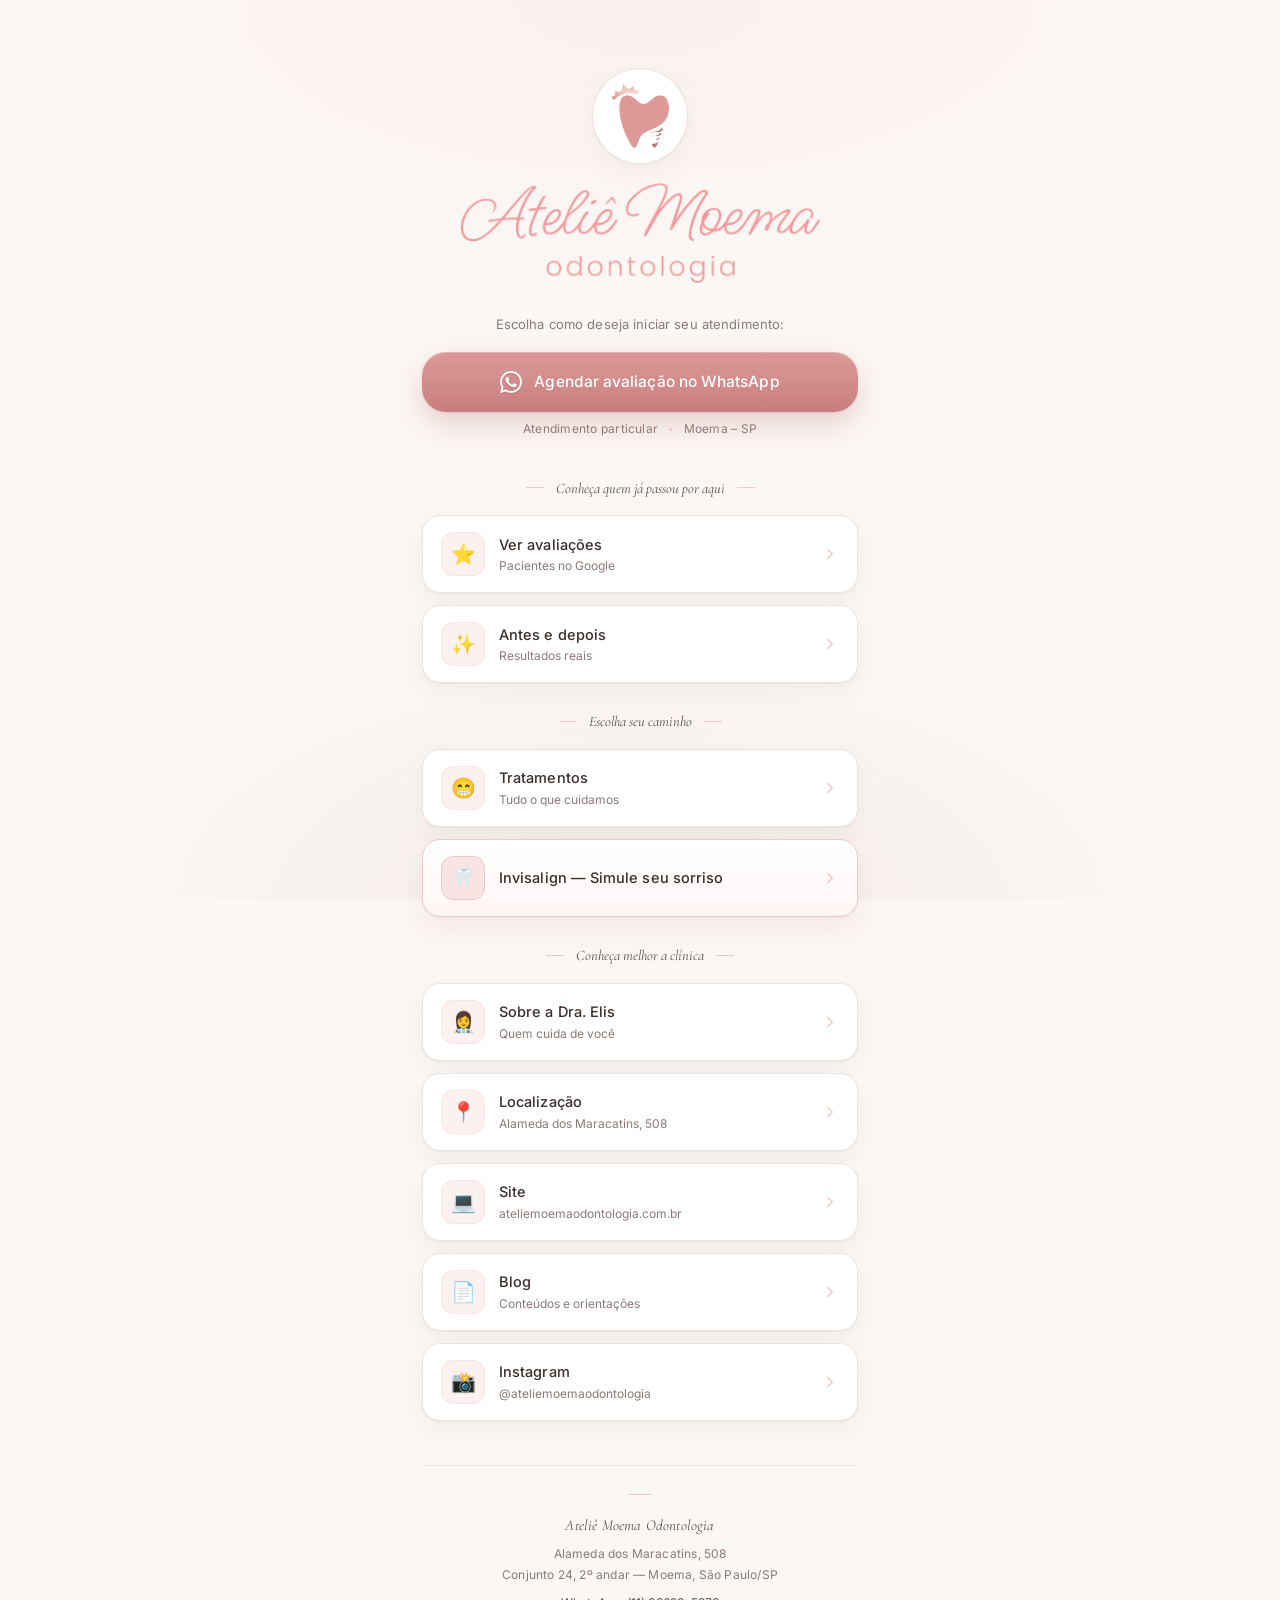
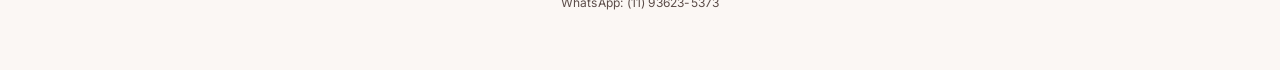
<file: index.html>
<!DOCTYPE html>
<html lang="pt-BR">
<head>
<script async src="https://www.googletagmanager.com/gtag/js?id=G-HBF0WV0X6G"></script>
<script>
  window.dataLayer = window.dataLayer || [];
  function gtag(){dataLayer.push(arguments);}
  gtag("js", new Date());
  gtag("config", "G-HBF0WV0X6G");
  gtag("config", "AW-16828234613");
</script>
<script>
  (function(w,d,s,l,i){w[l]=w[l]||[];w[l].push({"gtm.start":
  new Date().getTime(),event:"gtm.js"});var f=d.getElementsByTagName(s)[0],
  j=d.createElement(s),dl=l!="dataLayer"?"&l="+l:"";j.async=true;j.src=
  "https://www.googletagmanager.com/gtm.js?id="+i+dl;f.parentNode.insertBefore(j,f);
  })(window,document,"script","dataLayer","GTM-KLHLT2SW");
</script>
<meta charset="UTF-8" />
<meta name="viewport" content="width=device-width, initial-scale=1.0" />
<title>Ateliê Moema Odontologia · Links</title>
<meta name="description" content="Ateliê Moema Odontologia — uma clínica para chamar de sua. Agende sua avaliação, conheça nossos tratamentos e veja resultados." />
<link rel="preconnect" href="https://fonts.googleapis.com" />
<link rel="preconnect" href="https://fonts.gstatic.com" crossorigin />
<link href="https://fonts.googleapis.com/css2?family=Cormorant+Garamond:ital,wght@0,400;0,500;0,600;1,400&family=Inter:wght@300;400;500;600&display=swap" rel="stylesheet" />
<link rel="icon" type="image/png" href="favicon.png" />
<style>
  :root {
    /* Paleta da marca */
    --rose: #DC9998;
    --rose-deep: #C77F7E;
    --rose-soft: #EDC9C8;
    --rose-mist: #F7E4E3;
    --rose-tint: #FBF1F0;

    --bg: #FBF7F4;
    --bg-warm: #F5EDE8;
    --card: #FFFFFF;

    --ink: #3A2E2B;
    --ink-soft: #5C4D49;
    --ink-mute: #8A7A75;
    --hairline: #EFE3DE;

    --whatsapp: #6FA98C;
    --whatsapp-deep: #5C9579;

    --radius-lg: 24px;
    --radius-md: 18px;
    --shadow-soft: 0 1px 2px rgba(60, 35, 30, 0.04), 0 8px 24px rgba(60, 35, 30, 0.05);
    --shadow-hover: 0 2px 4px rgba(60, 35, 30, 0.05), 0 14px 32px rgba(60, 35, 30, 0.09);

    --serif: "Cormorant Garamond", "Times New Roman", serif;
    --sans: "Inter", -apple-system, BlinkMacSystemFont, "Segoe UI", sans-serif;
  }

  * { box-sizing: border-box; }
  html, body { margin: 0; padding: 0; }

  body {
    font-family: var(--sans);
    color: var(--ink);
    background: var(--bg);
    background-image:
      radial-gradient(ellipse 80% 50% at 50% 0%, var(--rose-tint) 0%, transparent 60%),
      radial-gradient(ellipse 60% 40% at 50% 100%, var(--bg-warm) 0%, transparent 70%);
    background-attachment: fixed;
    min-height: 100vh;
    -webkit-font-smoothing: antialiased;
    -moz-osx-font-smoothing: grayscale;
    line-height: 1.5;
  }

  .page {
    max-width: 480px;
    margin: 0 auto;
    padding: 40px 22px 56px;
    display: flex;
    flex-direction: column;
    gap: 28px;
  }

  /* ---------- HERO ---------- */
  .hero {
    display: flex;
    flex-direction: column;
    align-items: center;
    text-align: center;
    gap: 18px;
    padding-top: 12px;
  }

  .logo {
    width: 96px;
    height: 96px;
    border-radius: 50%;
    background: var(--card);
    border: 1px solid var(--hairline);
    box-shadow: var(--shadow-soft);
    display: flex;
    align-items: center;
    justify-content: center;
    overflow: hidden;
  }
  .logo img {
    width: 72px;
    height: 72px;
    object-fit: contain;
  }

  .title-block {
    display: flex;
    justify-content: center;
    width: 100%;
  }

  .title-logo {
    display: block;
    width: min(100%, 360px);
    height: auto;
  }

  .lead {
    font-size: 13px;
    color: var(--ink-mute);
    margin: 14px 0 0;
    letter-spacing: 0.01em;
  }

  /* ---------- CTA principal (WhatsApp) ---------- */
  .cta-primary {
    display: flex;
    align-items: center;
    justify-content: center;
    gap: 12px;
    width: 100%;
    padding: 18px 22px;
    border-radius: var(--radius-lg);
    background: linear-gradient(180deg, var(--rose) 0%, var(--rose-deep) 100%);
    color: #FFFFFF;
    font-family: var(--sans);
    font-weight: 500;
    font-size: 15.5px;
    letter-spacing: 0.005em;
    text-decoration: none;
    box-shadow:
      0 1px 0 rgba(255,255,255,0.25) inset,
      0 1px 2px rgba(120, 60, 60, 0.12),
      0 12px 28px rgba(199, 127, 126, 0.32);
    transition: transform .25s ease, box-shadow .25s ease, background .25s ease;
    position: relative;
    overflow: hidden;
  }
  .cta-primary:hover {
    transform: translateY(-2px);
    box-shadow:
      0 1px 0 rgba(255,255,255,0.3) inset,
      0 2px 4px rgba(120, 60, 60, 0.14),
      0 18px 36px rgba(199, 127, 126, 0.4);
  }
  .cta-primary:active { transform: translateY(0); }
  .cta-primary .wa-icon {
    width: 22px; height: 22px; flex-shrink: 0;
    filter: drop-shadow(0 1px 1px rgba(0,0,0,0.08));
  }

  .fineprint {
    text-align: center;
    font-size: 12px;
    color: var(--ink-mute);
    margin-top: -10px;
    letter-spacing: 0.02em;
  }
  .fineprint .dot {
    display: inline-block;
    width: 3px; height: 3px;
    background: var(--rose-soft);
    border-radius: 50%;
    margin: 0 8px;
    vertical-align: middle;
  }

  /* ---------- Seções ---------- */
  .section { display: flex; flex-direction: column; gap: 12px; }

  .eyebrow {
    text-align: center;
    font-family: var(--serif);
    font-style: italic;
    font-size: 14.5px;
    color: var(--ink-soft);
    margin: 0 0 4px;
    font-weight: 400;
  }
  .eyebrow::before, .eyebrow::after {
    content: "";
    display: inline-block;
    width: 18px;
    height: 1px;
    background: var(--rose-soft);
    vertical-align: middle;
    margin: 0 12px;
    transform: translateY(-2px);
  }

  /* ---------- Card / Botão padrão ---------- */
  .card-link {
    display: grid;
    grid-template-columns: 44px 1fr 18px;
    align-items: center;
    gap: 14px;
    padding: 16px 18px;
    background: var(--card);
    border: 1px solid var(--hairline);
    border-radius: var(--radius-md);
    text-decoration: none;
    color: var(--ink);
    box-shadow: var(--shadow-soft);
    transition: transform .2s ease, box-shadow .25s ease, border-color .25s ease, background .25s ease;
  }
  .card-link:hover {
    transform: translateY(-2px);
    border-color: var(--rose-soft);
    box-shadow: var(--shadow-hover);
    background: #FFFEFD;
  }
  .card-link .glyph {
    width: 44px; height: 44px;
    border-radius: 12px;
    background: var(--rose-tint);
    display: flex;
    align-items: center;
    justify-content: center;
    font-size: 20px;
    color: var(--rose-deep);
    border: 1px solid var(--rose-mist);
  }
  .card-link .label {
    display: flex;
    flex-direction: column;
    gap: 2px;
    min-width: 0;
  }
  .card-link .label .t {
    font-size: 14.5px;
    font-weight: 500;
    color: var(--ink);
    letter-spacing: 0.005em;
  }
  .card-link .label .s {
    font-size: 12px;
    color: var(--ink-mute);
    font-weight: 400;
  }
  .card-link .chev {
    width: 18px; height: 18px;
    color: var(--rose-soft);
    transition: transform .25s ease, color .25s ease;
  }
  .card-link:hover .chev {
    transform: translateX(3px);
    color: var(--rose-deep);
  }

  /* Variante destaque secundário (Invisalign) */
  .card-link.featured {
    border-color: var(--rose-soft);
    background: linear-gradient(180deg, #FFFFFF 0%, #FDF6F5 100%);
    box-shadow:
      0 1px 2px rgba(60, 35, 30, 0.04),
      0 10px 28px rgba(220, 153, 152, 0.16);
  }
  .card-link.featured .glyph {
    background: var(--rose-mist);
    border-color: var(--rose-soft);
  }
  .card-link.featured .label .s { color: var(--rose-deep); }

  /* ---------- Rodapé ---------- */
  .footer {
    text-align: center;
    margin-top: 16px;
    padding-top: 28px;
    border-top: 1px solid var(--hairline);
    color: var(--ink-mute);
    font-size: 12px;
    line-height: 1.7;
    letter-spacing: 0.015em;
  }
  .footer .name {
    font-family: var(--serif);
    font-style: italic;
    font-size: 15px;
    color: var(--ink-soft);
    display: block;
    margin-bottom: 6px;
  }
  .footer .wa {
    margin-top: 8px;
    color: var(--ink-soft);
  }
  .footer .ornament {
    display: block;
    width: 24px;
    height: 1px;
    background: var(--rose-soft);
    margin: 0 auto 18px;
  }

  /* ---------- Mobile fine-tune ---------- */
  @media (max-width: 380px) {
    .page { padding: 32px 18px 48px; }
    .title-logo { width: min(100%, 300px); }
    .cta-primary { font-size: 14.5px; padding: 16px 18px; }
    .card-link { padding: 14px 16px; grid-template-columns: 40px 1fr 16px; }
    .card-link .glyph { width: 40px; height: 40px; font-size: 18px; }
  }

  @media (min-width: 520px) {
    .page { padding-top: 56px; }
  }

  /* Acessibilidade */
  a:focus-visible {
    outline: 2px solid var(--rose-deep);
    outline-offset: 3px;
  }
  @media (prefers-reduced-motion: reduce) {
    *, *::before, *::after {
      transition-duration: 0.01ms !important;
      animation-duration: 0.01ms !important;
    }
  }
</style>
</head>
<body>
  <noscript><iframe src="https://www.googletagmanager.com/ns.html?id=GTM-KLHLT2SW" height="0" width="0" style="display:none;visibility:hidden"></iframe></noscript>
  <main class="page" data-screen-label="Linktree Ateliê Moema">

    <!-- ============ HERO ============ -->
    <header class="hero">
      <div class="logo">
        <img src="favicon.png" alt="Ateliê Moema Odontologia" />
      </div>

      <div class="title-block">
        <img class="title-logo" src="logo-horizontal-moema.png" alt="Ateliê Moema Odontologia" />
      </div>

      <p class="lead">Escolha como deseja iniciar seu atendimento:</p>

      <a class="cta-primary"
         href="https://wa.me/5511936235373?text=Ol%C3%A1%2C%20gostaria%20de%20saber%20mais!"
         target="_blank" rel="noopener">
        <svg class="wa-icon" viewBox="0 0 24 24" fill="currentColor" aria-hidden="true">
          <path d="M17.472 14.382c-.297-.149-1.758-.867-2.03-.967-.273-.099-.471-.148-.67.15-.197.297-.767.966-.94 1.164-.173.199-.347.223-.644.075-.297-.15-1.255-.463-2.39-1.475-.883-.788-1.48-1.761-1.653-2.059-.173-.297-.018-.458.13-.606.134-.133.298-.347.446-.52.149-.174.198-.298.298-.497.099-.198.05-.371-.025-.52-.075-.149-.669-1.612-.916-2.207-.242-.579-.487-.5-.669-.51-.173-.008-.371-.01-.57-.01-.198 0-.52.074-.792.372-.272.297-1.04 1.016-1.04 2.479 0 1.462 1.065 2.875 1.213 3.074.149.198 2.096 3.2 5.077 4.487.709.306 1.262.489 1.694.625.712.227 1.36.195 1.871.118.571-.085 1.758-.719 2.006-1.413.248-.694.248-1.289.173-1.413-.074-.124-.272-.198-.57-.347m-5.421 7.403h-.004a9.87 9.87 0 0 1-5.031-1.378l-.361-.214-3.741.982.998-3.648-.235-.374a9.86 9.86 0 0 1-1.51-5.26c.001-5.45 4.436-9.884 9.888-9.884 2.64 0 5.122 1.03 6.988 2.898a9.825 9.825 0 0 1 2.893 6.994c-.003 5.45-4.437 9.884-9.885 9.884m8.413-18.297A11.815 11.815 0 0 0 12.05 0C5.495 0 .16 5.335.157 11.892c0 2.096.547 4.142 1.588 5.945L.057 24l6.305-1.654a11.882 11.882 0 0 0 5.683 1.448h.005c6.554 0 11.89-5.335 11.893-11.893a11.821 11.821 0 0 0-3.48-8.413Z"/>
        </svg>
        Agendar avaliação no WhatsApp
      </a>

      <p class="fineprint">Atendimento particular <span class="dot"></span> Moema – SP</p>
    </header>

    <!-- ============ PROVA SOCIAL ============ -->
    <section class="section" aria-labelledby="sec-prova">
      <p id="sec-prova" class="eyebrow">Conheça quem já passou por aqui</p>

      <a class="card-link" href="https://www.google.com/search?sca_esv=7f321bca7b936533&rlz=1C1UEAD_enBR1086BR1086&sxsrf=ANbL-n6XzdU1Nz6YGZfV_VlG-c8_n7P61g:1779111679142&q=avalia%C3%A7%C3%B5es+sobre+ateli%C3%AA+moema+odontologia+especializada+s%C3%A3o+paulo&uds=[base64]&si=[base64]&sa=X&ved=2ahUKEwi7sZq9-8KUAxUUK7kGHdRlG-oQk8gLegQIHhAB&ictx=1&biw=360&bih=682&dpr=3#ebo=1" target="_blank" rel="noopener">
        <span class="glyph" aria-hidden="true">⭐</span>
        <span class="label">
          <span class="t">Ver avaliações</span>
          <span class="s">Pacientes no Google</span>
        </span>
        <svg class="chev" viewBox="0 0 24 24" fill="none" stroke="currentColor" stroke-width="2" aria-hidden="true"><path d="M9 6l6 6-6 6" stroke-linecap="round" stroke-linejoin="round"/></svg>
      </a>

      <a class="card-link" href="https://ateliemoemaodontologia.com.br/#antesedepois" target="_blank" rel="noopener">
        <span class="glyph" aria-hidden="true">✨</span>
        <span class="label">
          <span class="t">Antes e depois</span>
          <span class="s">Resultados reais</span>
        </span>
        <svg class="chev" viewBox="0 0 24 24" fill="none" stroke="currentColor" stroke-width="2" aria-hidden="true"><path d="M9 6l6 6-6 6" stroke-linecap="round" stroke-linejoin="round"/></svg>
      </a>
    </section>

    <!-- ============ TRATAMENTOS ============ -->
    <section class="section" aria-labelledby="sec-trat">
      <p id="sec-trat" class="eyebrow">Escolha seu caminho</p>

      <a class="card-link" href="https://ateliemoemaodontologia.com.br/#tratamentos" target="_blank" rel="noopener">
        <span class="glyph" aria-hidden="true">😁</span>
        <span class="label">
          <span class="t">Tratamentos</span>
          <span class="s">Tudo o que cuidamos</span>
        </span>
        <svg class="chev" viewBox="0 0 24 24" fill="none" stroke="currentColor" stroke-width="2" aria-hidden="true"><path d="M9 6l6 6-6 6" stroke-linecap="round" stroke-linejoin="round"/></svg>
      </a>

      <a class="card-link featured" href="https://providerbio-latam.invisalign.com/sv/c22389135#start" target="_blank" rel="noopener">
        <span class="glyph" aria-hidden="true">🦷</span>
        <span class="label">
          <span class="t">Invisalign — Simule seu sorriso</span>
        </span>
        <svg class="chev" viewBox="0 0 24 24" fill="none" stroke="currentColor" stroke-width="2" aria-hidden="true"><path d="M9 6l6 6-6 6" stroke-linecap="round" stroke-linejoin="round"/></svg>
      </a>
    </section>

    <!-- ============ INSTITUCIONAL ============ -->
    <section class="section" aria-labelledby="sec-inst">
      <p id="sec-inst" class="eyebrow">Conheça melhor a clínica</p>

      <a class="card-link" href="https://ateliemoemaodontologia.com.br/#sobre" target="_blank" rel="noopener">
        <span class="glyph" aria-hidden="true">👩‍⚕️</span>
        <span class="label">
          <span class="t">Sobre a Dra. Elis</span>
          <span class="s">Quem cuida de você</span>
        </span>
        <svg class="chev" viewBox="0 0 24 24" fill="none" stroke="currentColor" stroke-width="2" aria-hidden="true"><path d="M9 6l6 6-6 6" stroke-linecap="round" stroke-linejoin="round"/></svg>
      </a>

      <a class="card-link" href="https://www.google.com/maps/place/Ateli%C3%AA+Moema+Odontologia+Especializada/data=!4m2!3m1!1s0x0:0x2a857f20913931b9?sa=X&ved=1t:2428&ictx=111" target="_blank" rel="noopener">
        <span class="glyph" aria-hidden="true">📍</span>
        <span class="label">
          <span class="t">Localização</span>
          <span class="s">Alameda dos Maracatins, 508</span>
        </span>
        <svg class="chev" viewBox="0 0 24 24" fill="none" stroke="currentColor" stroke-width="2" aria-hidden="true"><path d="M9 6l6 6-6 6" stroke-linecap="round" stroke-linejoin="round"/></svg>
      </a>

      <a class="card-link" href="https://ateliemoemaodontologia.com.br/" target="_blank" rel="noopener">
        <span class="glyph" aria-hidden="true">💻</span>
        <span class="label">
          <span class="t">Site</span>
          <span class="s">ateliemoemaodontologia.com.br</span>
        </span>
        <svg class="chev" viewBox="0 0 24 24" fill="none" stroke="currentColor" stroke-width="2" aria-hidden="true"><path d="M9 6l6 6-6 6" stroke-linecap="round" stroke-linejoin="round"/></svg>
      </a>

      <a class="card-link" href="https://ateliemoemaodontologia.com.br/conteudo/" target="_blank" rel="noopener">
        <span class="glyph" aria-hidden="true">&#128196;</span>
        <span class="label">
          <span class="t">Blog</span>
          <span class="s">Conte&uacute;dos e orienta&ccedil;&otilde;es</span>
        </span>
        <svg class="chev" viewBox="0 0 24 24" fill="none" stroke="currentColor" stroke-width="2" aria-hidden="true"><path d="M9 6l6 6-6 6" stroke-linecap="round" stroke-linejoin="round"/></svg>
      </a>

      <a class="card-link" href="https://www.instagram.com/dra.elisdrocha/" target="_blank" rel="noopener">
        <span class="glyph" aria-hidden="true">📸</span>
        <span class="label">
          <span class="t">Instagram</span>
          <span class="s">@ateliemoemaodontologia</span>
        </span>
        <svg class="chev" viewBox="0 0 24 24" fill="none" stroke="currentColor" stroke-width="2" aria-hidden="true"><path d="M9 6l6 6-6 6" stroke-linecap="round" stroke-linejoin="round"/></svg>
      </a>
    </section>

    <!-- ============ RODAPÉ ============ -->
    <footer class="footer">
      <span class="ornament" aria-hidden="true"></span>
      <span class="name">Ateliê Moema Odontologia</span>
      Alameda dos Maracatins, 508<br />
      Conjunto 24, 2º andar — Moema, São Paulo/SP
      <div class="wa">WhatsApp: (11) 93623-5373</div>
    </footer>

  </main>
</body>
</html>
</file>
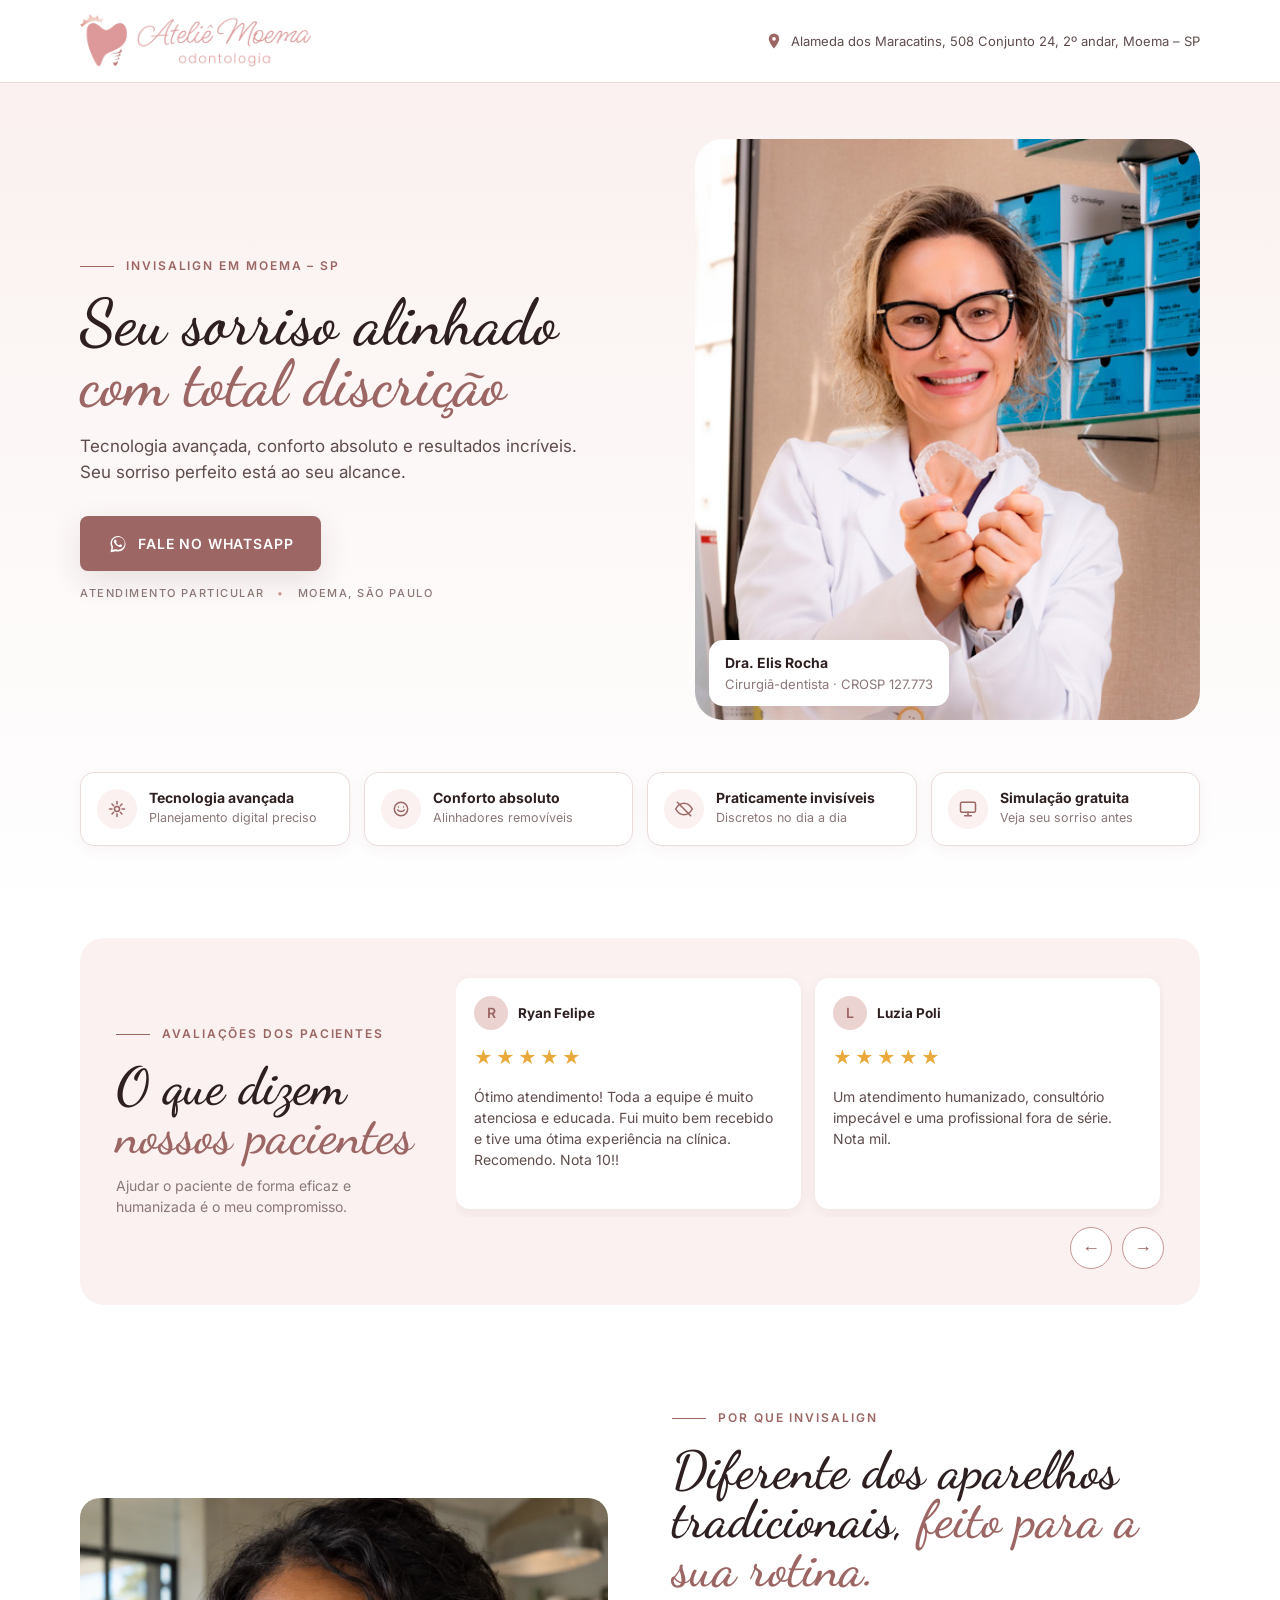
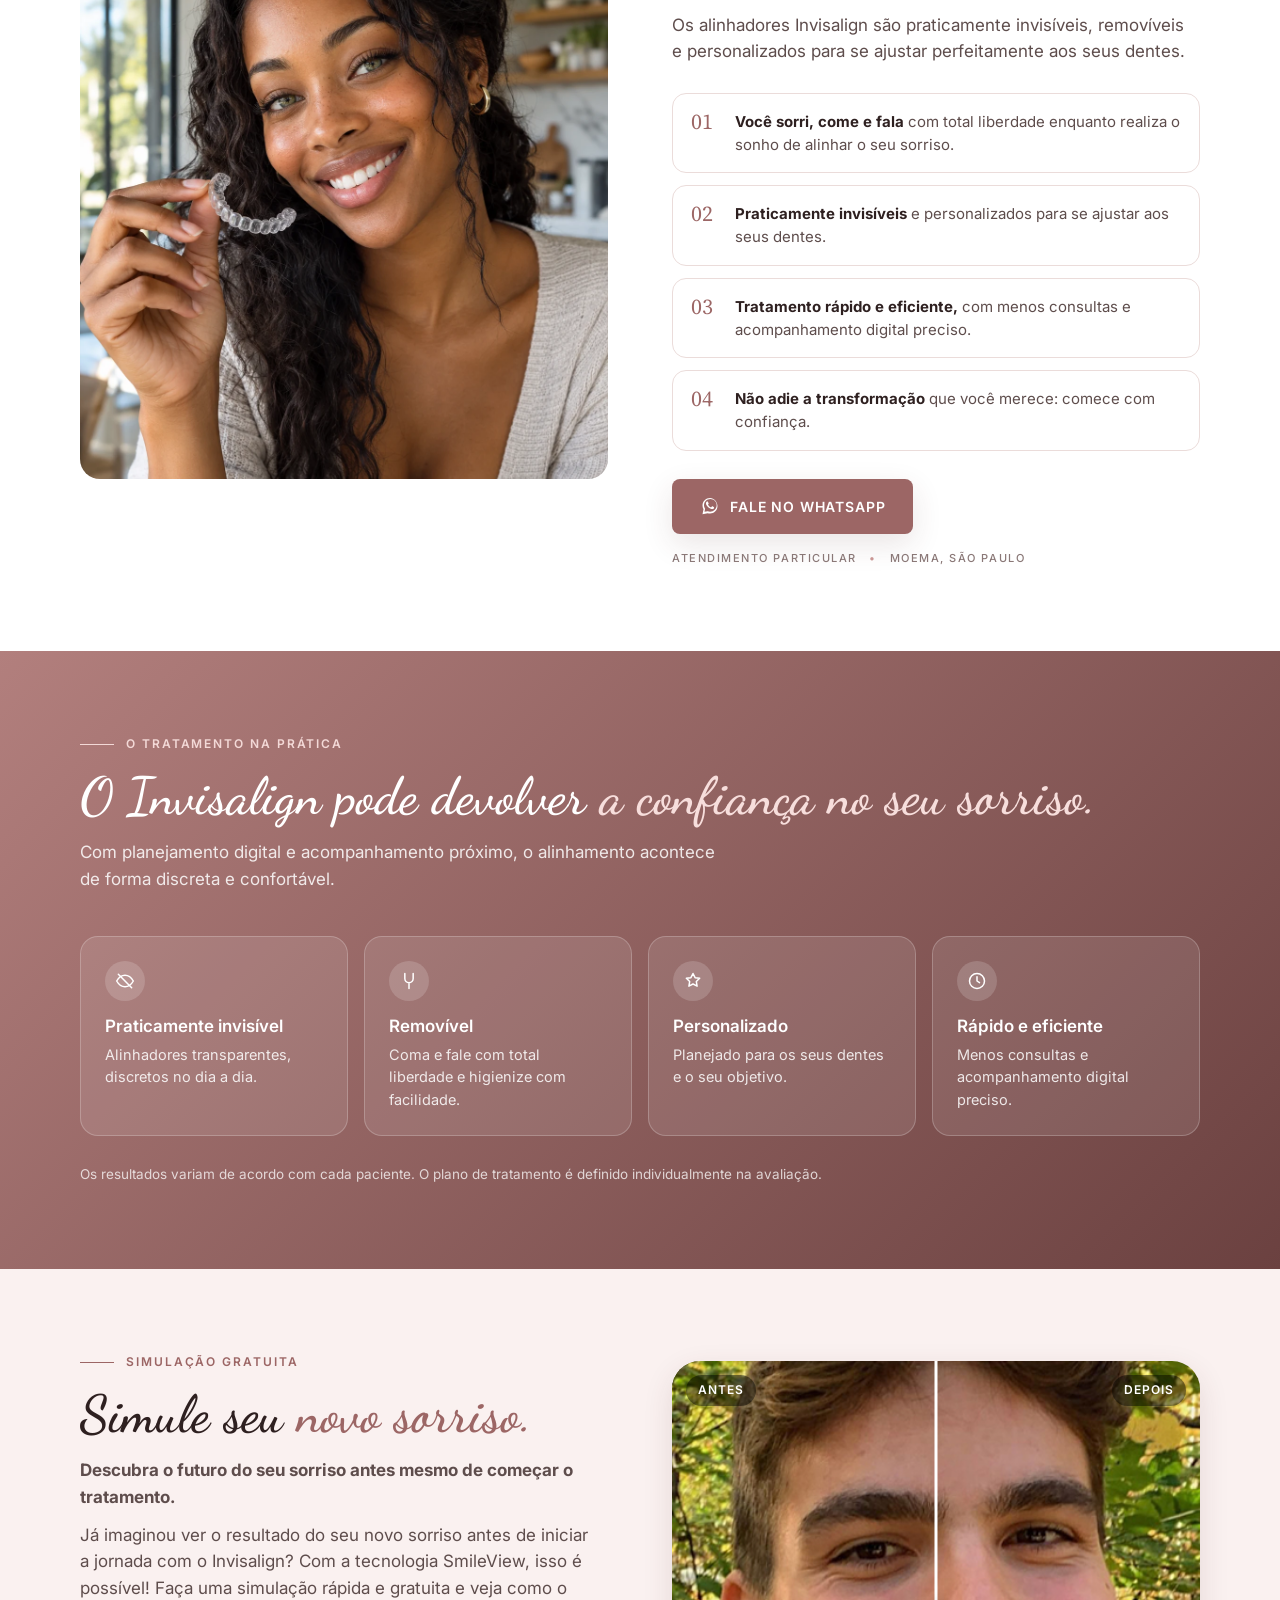
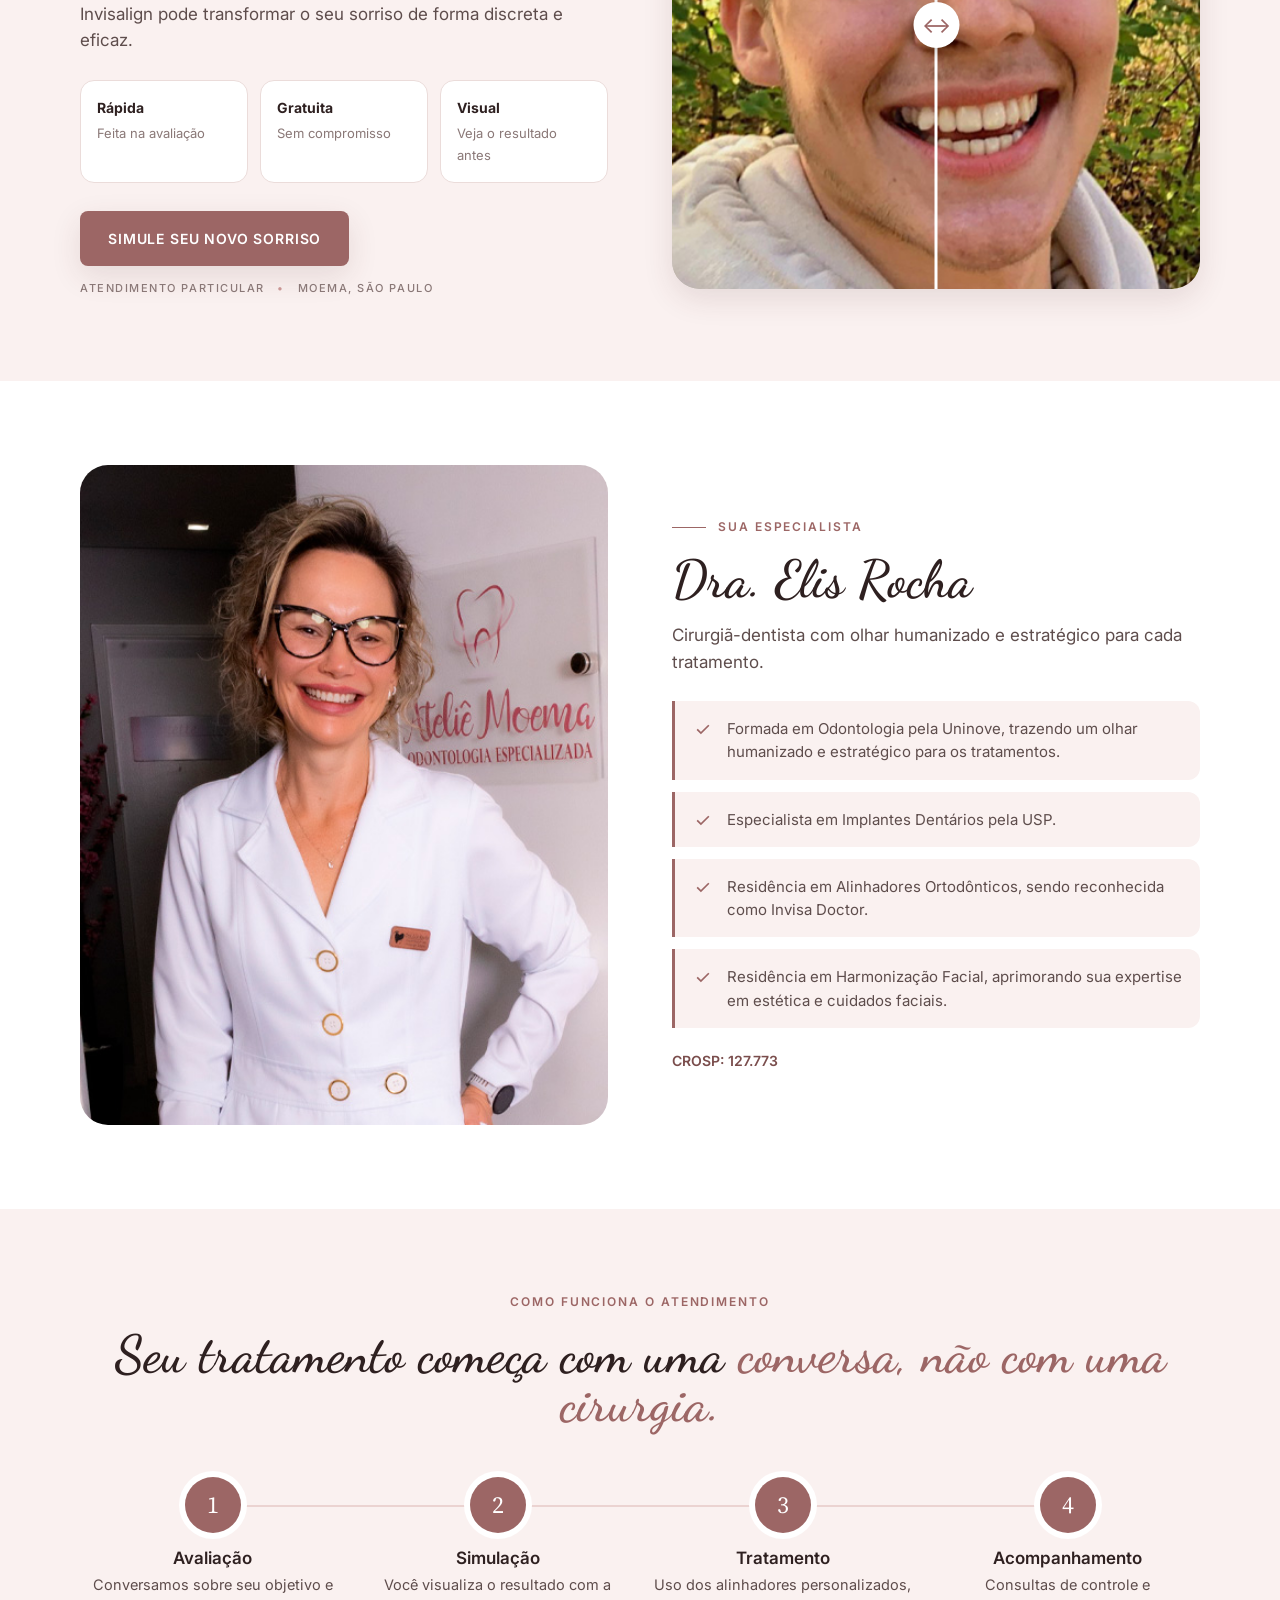
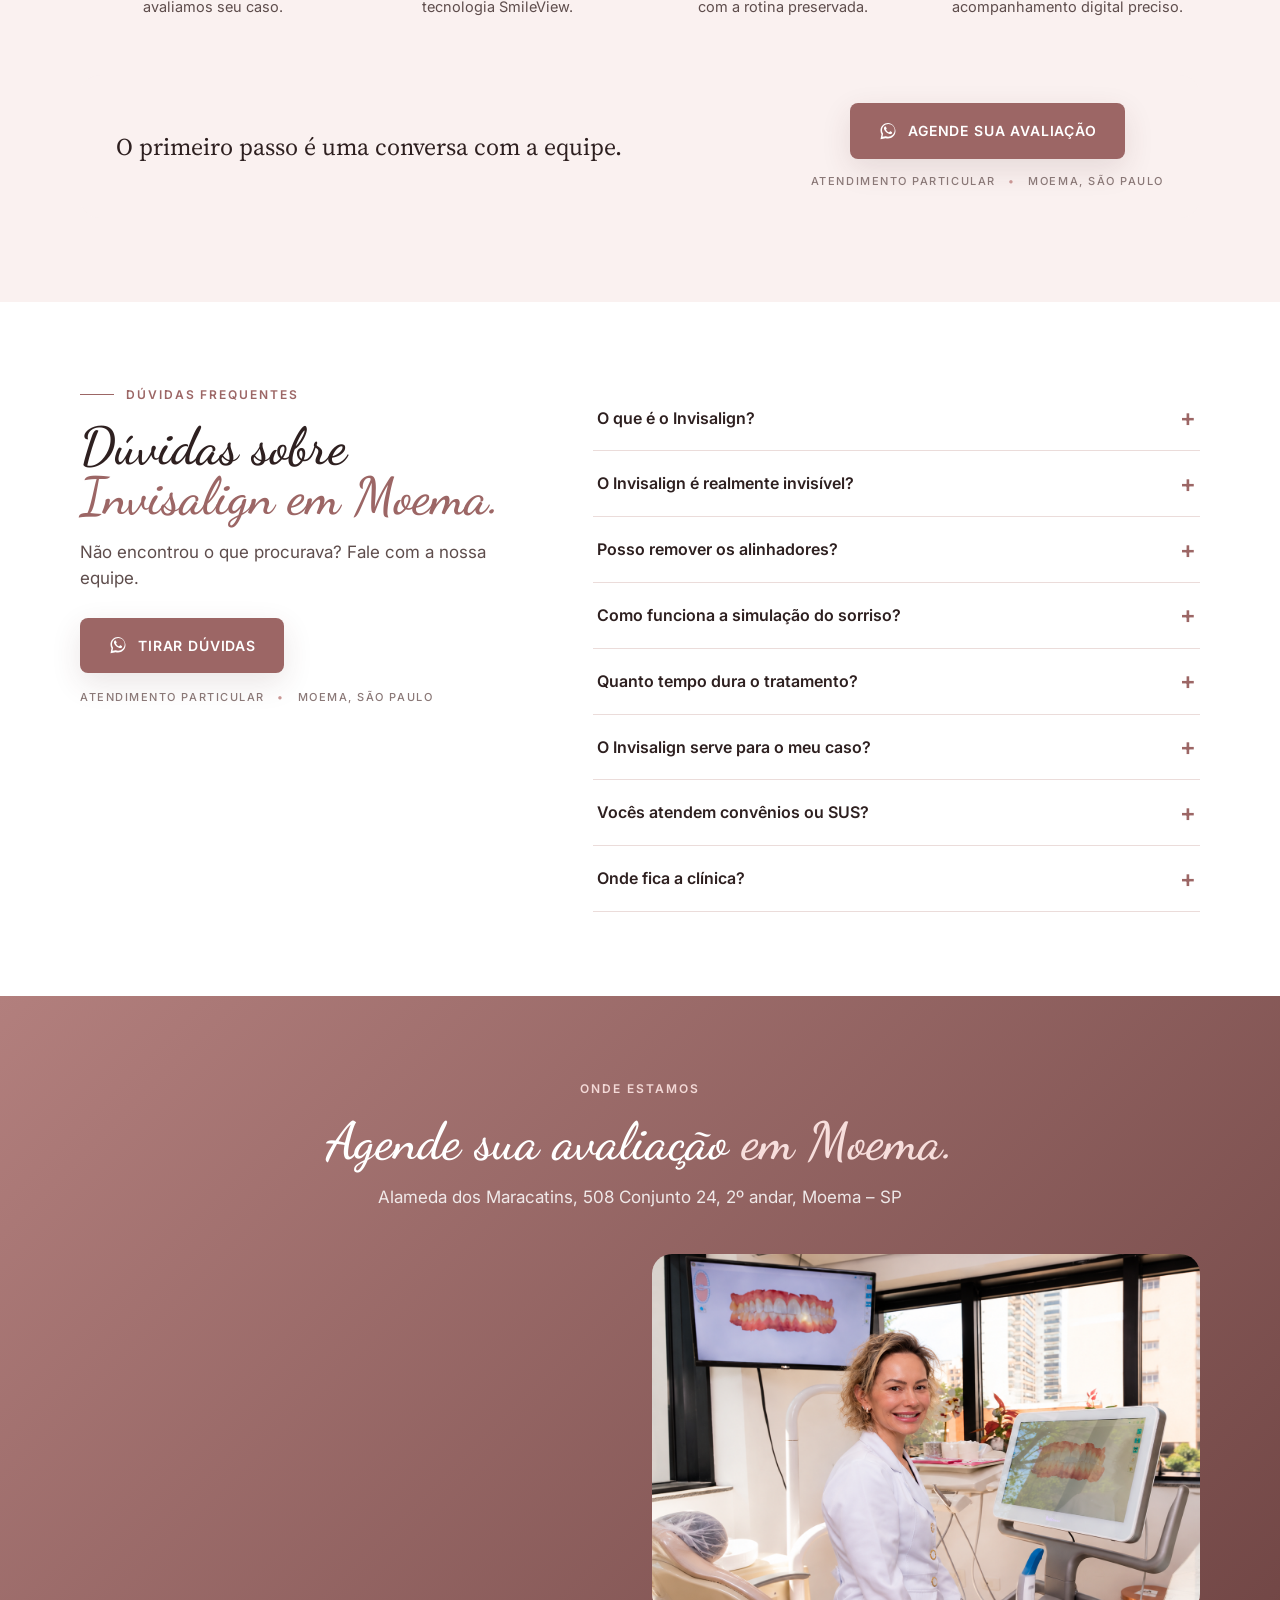
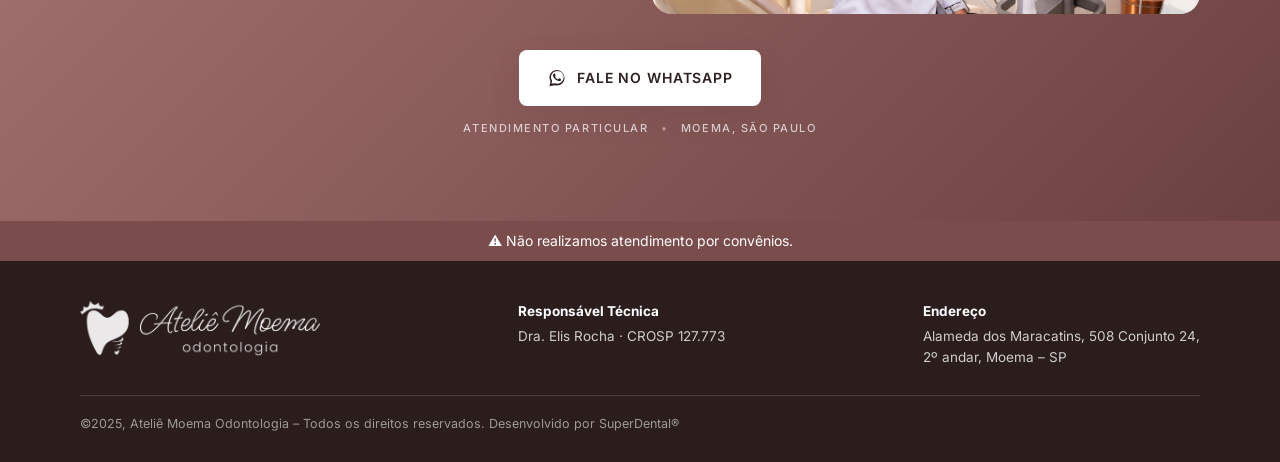
<file: invisalign/invisalign_em_moema.html>
<!DOCTYPE html>
<html lang="pt-BR">
<head>
<script async src="https://www.googletagmanager.com/gtag/js?id=G-HBF0WV0X6G"></script>
<script>
  window.dataLayer = window.dataLayer || [];
  function gtag(){dataLayer.push(arguments);}
  gtag("js", new Date());
  gtag("config", "G-HBF0WV0X6G");
  gtag("config", "AW-16828234613");
</script>
<script>
  (function(w,d,s,l,i){w[l]=w[l]||[];w[l].push({"gtm.start":
  new Date().getTime(),event:"gtm.js"});var f=d.getElementsByTagName(s)[0],
  j=d.createElement(s),dl=l!="dataLayer"?"&l="+l:"";j.async=true;j.src=
  "https://www.googletagmanager.com/gtm.js?id="+i+dl;f.parentNode.insertBefore(j,f);
  })(window,document,"script","dataLayer","GTM-KLHLT2SW");
</script>
<meta charset="UTF-8" />
<meta name="viewport" content="width=device-width, initial-scale=1.0" />
<title>Invisalign em Moema, SP | Ateliê Moema Odontologia</title>
<meta name="description" content="Invisalign em Moema com a Dra. Elis Rocha: alinhadores invisíveis, removíveis e personalizados. Simule seu novo sorriso e agende sua avaliação." />
<link rel="icon" type="image/png" href="favicon.png" />
<link rel="preconnect" href="https://fonts.googleapis.com" />
<link rel="preconnect" href="https://fonts.gstatic.com" crossorigin />
<link href="https://fonts.googleapis.com/css2?family=Dancing+Script:wght@500;600;700&family=Inter:wght@400;500;600;700&family=Source+Serif+4:ital,wght@0,400;0,500;0,600;1,400;1,500&display=swap" rel="stylesheet" />
<style>
  :root {
    --brand: #9C6665;
    --brand-deep: #7A4D4C;
    --rose: #C99694;
    --rose-soft: #EBD3D1;
    --tint: #FAF1F0;
    --dark-1: #B27F7D;
    --dark-2: #6B4140;
    --ink: #2E2020;
    --ink-soft: #5E4D4C;
    --ink-mute: #8A7877;
    --line: #EBDCDA;
    --white: #fff;
    --wa: #1FA855;
    --serif: "Source Serif 4", Georgia, "Times New Roman", serif;
    --sans: "Inter", -apple-system, "Segoe UI", sans-serif;
    --shadow: 0 10px 30px rgba(80, 40, 38, .12);
  }
  * { box-sizing: border-box; }
  html { scroll-behavior: smooth; }
  body { margin: 0; font-family: var(--sans); color: var(--ink); background: #fff; line-height: 1.55; -webkit-font-smoothing: antialiased; }
  img { max-width: 100%; display: block; }
  a { color: inherit; }
  .wrap { width: min(1120px, 100% - 32px); margin-inline: auto; }
  section { padding: 84px 0; }

  /* tipografia */
  .eyebrow { display: flex; align-items: center; gap: 12px; font-size: 12px; font-weight: 600; letter-spacing: .16em; text-transform: uppercase; color: var(--brand); margin: 0 0 18px; }
  .eyebrow::before { content: ""; width: 34px; height: 1px; background: currentColor; }
  h1, h2, h3 { font-family: var(--serif); font-weight: 500; line-height: 1.12; margin: 0; letter-spacing: -.01em; }
  h1 { font-family: "Dancing Script", cursive; font-weight: 600; letter-spacing: 0; line-height: 0.95; font-size: clamp(40px, 5.6vw, 64px); }
  h2 { font-family: "Dancing Script", cursive; font-weight: 600; letter-spacing: 0; line-height: 0.95; font-size: clamp(34px, 4.4vw, 52px); }
  h1 em, h2 em { font-style: italic; color: var(--brand); }
  h1 em, h2 em { font-style: normal; }
  .lead { font-size: 17px; color: var(--ink-soft); margin: 18px 0 0; max-width: 520px; }
  h3 { font-family: var(--sans); font-size: 17px; font-weight: 600; letter-spacing: 0; }

  /* botões */
  .btn { display: inline-flex; align-items: center; gap: 10px; padding: 17px 28px; border-radius: 8px; background: var(--brand); color: #fff; font-weight: 600; font-size: 14px; letter-spacing: .06em; text-transform: uppercase; text-decoration: none; box-shadow: var(--shadow); transition: transform .2s, background .2s; }
  .btn:hover { background: var(--brand-deep); transform: translateY(-2px); }
  .btn svg { width: 20px; height: 20px; fill: currentColor; }
  .btn.light { background: #fff; color: var(--ink); }
  .btn.light:hover { background: var(--tint); }
  .note { font-size: 14px; color: var(--ink-mute); margin: 14px 0 0; }
  .note-loc { font-size: 11px; font-weight: 500; letter-spacing: .14em; text-transform: uppercase; }
  .loc .note-loc { color: rgba(255,255,255,.7); }
  .note-loc .dot { color: var(--rose); margin: 0 8px; }

  /* placeholders de imagem */
  .ph { position: relative; display: grid; place-items: center; text-align: center; background: repeating-linear-gradient(135deg, var(--tint) 0 14px, #F5E6E4 14px 28px); border: 2px dashed var(--rose); border-radius: 20px; color: var(--brand); font-size: 13px; font-weight: 600; padding: 16px; overflow: hidden; }
  .ph small { display: block; font-weight: 500; color: var(--ink-mute); margin-top: 4px; }
  .ph svg { width: 34px; height: 34px; stroke: var(--brand); fill: none; stroke-width: 1.6; margin: 0 auto 8px; }

  /* aviso */
  .notice { background: var(--brand-deep); color: #fff; text-align: center; font-size: 14px; padding: 9px 16px; }
  .notice b { font-weight: 600; }

  /* header */
  header { background: #fff; border-bottom: 1px solid var(--line); }
  .head { display: flex; align-items: center; justify-content: space-between; gap: 20px; padding: 14px 0; }
  .head img { height: 54px; width: auto; }
  .addr { display: flex; align-items: center; gap: 8px; font-size: 13px; color: var(--ink-soft); }
  .addr svg { width: 18px; height: 18px; fill: var(--brand); flex: none; }

  /* hero */
  .hero { padding: 56px 0 72px; background: linear-gradient(180deg, var(--tint), #fff); }
  .hero-grid { display: grid; grid-template-columns: 1.05fr .95fr; gap: 56px; align-items: center; }
  .hero .ph { aspect-ratio: 4/4.6; border-radius: 28px; }
  .ph-photo { padding: 0; border: 0; background: none; }
  .ph-photo img { position: absolute; inset: 0; width: 100%; height: 100%; object-fit: cover; object-position: center top; }
  .hero .hero-photo { padding: 0; border: 0; background: none; }
  .hero .hero-photo img { position: absolute; inset: 0; width: 100%; height: 100%; object-fit: cover; object-position: center top; }
  .tag-float { position: absolute; left: 14px; bottom: 14px; background: #fff; color: var(--ink); border-radius: 14px; padding: 12px 16px; box-shadow: var(--shadow); text-align: left; font-size: 13px; }
  .tag-float b { display: block; font-size: 14px; }
  .tag-float span { color: var(--ink-mute); font-weight: 400; }
  .hero-cta { margin-top: 30px; }
  .badges { display: grid; grid-template-columns: repeat(4, 1fr); gap: 14px; margin-top: 52px; }
  .badge { display: flex; gap: 12px; align-items: flex-start; background: #fff; border: 1px solid var(--line); border-radius: 14px; padding: 16px; box-shadow: 0 4px 14px rgba(80,40,38,.05); }
  .ico { flex: none; width: 40px; height: 40px; border-radius: 50%; background: var(--tint); display: grid; place-items: center; }
  .ico svg { width: 20px; height: 20px; stroke: var(--brand); fill: none; stroke-width: 1.8; stroke-linecap: round; stroke-linejoin: round; }
  .badge b { display: block; font-size: 14px; line-height: 1.3; }
  .badge span { font-size: 12.5px; color: var(--ink-mute); line-height: 1.4; display: block; margin-top: 2px; }

  /* avaliações */
  .reviews { background: #fff; padding: 20px 0 84px; }
  .rev-grid { display: grid; grid-template-columns: 300px 1fr; gap: 40px; align-items: center; background: var(--tint); border-radius: 24px; padding: 36px; }
  .score { font-family: var(--serif); font-size: 64px; line-height: 1; color: var(--brand); }
  .stars { color: #E9A93B; letter-spacing: 3px; font-size: 18px; margin: 6px 0; }
  .rev-car { min-width: 0; }
  .rev-track { display: flex; gap: 14px; overflow-x: auto; scroll-snap-type: x mandatory; scroll-behavior: smooth; scrollbar-width: none; padding: 4px 2px 8px; }
  .rev-track::-webkit-scrollbar { display: none; }
  .rev-track .rev { flex: 0 0 calc((100% - 14px) / 2); scroll-snap-align: start; display: flex; flex-direction: column; }
  .rev-track .rev p { margin: 8px 0 0; line-height: 1.5; }
  .rev .who { margin-bottom: 6px; }
  .rev .av { display: grid; place-items: center; flex: 0 0 34px; font-weight: 600; font-size: 14px; color: var(--brand); }
  .rev-nav { display: flex; gap: 10px; justify-content: flex-end; margin-top: 10px; }
  .rev-nav button { width: 42px; height: 42px; border-radius: 50%; border: 1px solid var(--rose); background: #fff; color: var(--brand); font-size: 18px; cursor: pointer; }
  .rev-nav button:hover { background: var(--brand); color: #fff; }
  .rev-cards { display: grid; grid-template-columns: repeat(3, 1fr); gap: 14px; }
  .rev { background: #fff; border-radius: 14px; padding: 18px; font-size: 14px; color: var(--ink-soft); box-shadow: 0 4px 14px rgba(80,40,38,.06); }
  .rev .who { display: flex; gap: 10px; align-items: center; margin-bottom: 8px; }
  .rev .av { width: 34px; height: 34px; border-radius: 50%; background: var(--rose-soft); }
  .rev .who b { display: block; color: var(--ink); font-size: 13.5px; }
  .rev .who span { font-size: 12px; color: var(--ink-mute); }
  .ph-line { height: 9px; border-radius: 5px; background: var(--rose-soft); margin: 7px 0; }
  .rev .tbd { font-size: 11.5px; font-weight: 600; color: var(--brand); text-transform: uppercase; letter-spacing: .08em; margin-top: 10px; }

  /* split genérico */
  .split { display: grid; grid-template-columns: 1fr 1fr; gap: 64px; align-items: center; }
  .split .ph { aspect-ratio: 4/4.4; }
  .ba { position: relative; aspect-ratio: 1/1; border-radius: 28px; overflow: hidden; box-shadow: var(--shadow); user-select: none; }
  .ba-img { position: absolute; inset: 0; width: 100%; height: 100%; object-fit: cover; display: block; }
  .ba-before { position: absolute; inset: 0; clip-path: inset(0 calc(100% - var(--pos)) 0 0); }
  .ba-handle { position: absolute; top: 0; bottom: 0; left: var(--pos); width: 3px; background: #fff; transform: translateX(-50%); pointer-events: none; }
  .ba-handle span { position: absolute; top: 50%; left: 50%; transform: translate(-50%,-50%); width: 46px; height: 46px; border-radius: 50%; background: #fff; color: var(--brand); display: grid; place-items: center; font-size: 22px; box-shadow: 0 4px 14px rgba(0,0,0,.25); }
  .ba-tag { position: absolute; top: 14px; padding: 6px 12px; border-radius: 20px; background: rgba(0,0,0,.45); color: #fff; font-size: 12px; font-weight: 600; letter-spacing: .08em; text-transform: uppercase; pointer-events: none; }
  .ba-tag.l { left: 14px; } .ba-tag.r { right: 14px; }
  .ba input { position: absolute; inset: 0; width: 100%; height: 100%; margin: 0; opacity: 0; cursor: ew-resize; }
  .split.rev-order .ph, .split.rev-order .ba { order: 2; }
  .split.img-left .ph { order: -1; }
  .steps-list { list-style: none; padding: 0; margin: 28px 0 0; display: grid; gap: 12px; }
  .steps-list li { display: flex; gap: 16px; align-items: flex-start; padding: 16px 18px; border: 1px solid var(--line); border-radius: 14px; background: #fff; }
  .steps-list .n { font-family: var(--serif); font-size: 22px; color: var(--brand); line-height: 1; min-width: 28px; }
  .steps-list p { margin: 0; color: var(--ink-soft); font-size: 15px; }
  .steps-list b { color: var(--ink); }

  /* seção escura */
  .dark { background: linear-gradient(135deg, var(--dark-1), var(--dark-2)); color: #fff; }
  .dark .eyebrow { color: #F3D9D7; }
  .dark h2 em { color: #F7DEDC; }
  .dark .lead { color: rgba(255,255,255,.85); max-width: 640px; }
  .cards4 { display: grid; grid-template-columns: repeat(4, 1fr); gap: 16px; margin-top: 44px; }
  .card { background: rgba(255,255,255,.1); border: 1px solid rgba(255,255,255,.22); border-radius: 18px; padding: 24px; }
  .card .ico { background: rgba(255,255,255,.16); margin-bottom: 16px; }
  .card .ico svg { stroke: #fff; }
  .card p { margin: 8px 0 0; font-size: 14.5px; color: rgba(255,255,255,.85); }
  .dark .foot-note { margin: 28px 0 0; font-size: 13.5px; color: rgba(255,255,255,.75); }

  /* banda depoimento */
  .quote-band { padding: 72px 0; }
  .quote-box { position: relative; border-radius: 28px; padding: 64px; background: linear-gradient(135deg, var(--dark-1), var(--dark-2)); color: #fff; overflow: hidden; display: grid; grid-template-columns: 1fr 1fr; gap: 56px; align-items: center; }
  .quote-box::after { content: "\201D"; position: absolute; right: 36px; top: -30px; font-family: var(--serif); font-size: 340px; line-height: 1; color: rgba(255,255,255,.09); pointer-events: none; }
  .quote-box .eyebrow { color: #F3D9D7; }
  .quote-box h2 em { color: #F7DEDC; }
  .qcard { border: 1px solid rgba(255,255,255,.28); background: rgba(255,255,255,.1); border-radius: 16px; padding: 24px 28px; margin: 28px 0; }
  .qcard p { margin: 0 0 12px; font-size: 18px; }
  .qcard span { font-size: 14px; font-weight: 600; color: #F3D9D7; }
  .quote-box .ph { background: rgba(255,255,255,.1); border-color: rgba(255,255,255,.4); color: #fff; min-height: 340px; }
  .quote-box .ph svg { stroke: #fff; }

  /* simule */
  .sim { background: var(--tint); }
  .mini-grid { display: grid; grid-template-columns: repeat(3, 1fr); gap: 12px; margin-top: 26px; }
  .mini { background: #fff; border-radius: 14px; padding: 16px; font-size: 14px; border: 1px solid var(--line); }
  .mini b { display: block; margin-bottom: 4px; }
  .mini span { color: var(--ink-mute); font-size: 13px; }
  .sim .btn { margin-top: 28px; }

  /* doutora */
  .doc-grid { display: grid; grid-template-columns: 1fr 1fr; gap: 64px; align-items: center; }
  .doc-grid .ph { aspect-ratio: 4/5; border-radius: 28px; }
  .doc-list { list-style: none; padding: 0; margin: 26px 0 0; display: grid; gap: 12px; }
  .doc-list li { display: flex; gap: 14px; padding: 16px 18px; background: var(--tint); border-left: 3px solid var(--brand); border-radius: 0 12px 12px 0; font-size: 15px; color: var(--ink-soft); }
  .doc-list svg { flex: none; width: 20px; height: 20px; stroke: var(--brand); fill: none; stroke-width: 2; margin-top: 2px; }
  .cro { display: inline-block; margin-top: 22px; font-size: 14px; font-weight: 600; color: var(--brand-deep); }

  /* etapas */
  .steps4 { display: grid; grid-template-columns: repeat(4, 1fr); gap: 20px; margin-top: 48px; position: relative; text-align: center; }
  .steps4::before { content: ""; position: absolute; top: 28px; left: 12%; right: 12%; height: 2px; background: var(--rose-soft); }
  .step { position: relative; }
  .step .num { width: 56px; height: 56px; margin: 0 auto 16px; border-radius: 50%; background: var(--brand); color: #fff; font-family: var(--serif); font-size: 24px; display: grid; place-items: center; box-shadow: 0 0 0 6px #fff; position: relative; }
  .step p { margin: 6px 0 0; font-size: 14.5px; color: var(--ink-soft); }
  .cta-bar { margin-top: 56px; background: var(--tint); border-radius: 20px; padding: 28px 36px; display: flex; align-items: center; justify-content: space-between; gap: 24px; flex-wrap: wrap; }
  .cta-bar > p { margin: 0; font-family: var(--serif); font-size: 24px; }
  .cta-bar > div { text-align: center; }
  .center { text-align: center; }
  .center .eyebrow { justify-content: center; }
  .center .eyebrow::before { display: none; }

  /* faq */
  .faq-grid { display: grid; grid-template-columns: .85fr 1.15fr; gap: 64px; align-items: start; }
  details { border-bottom: 1px solid var(--line); }
  summary { cursor: pointer; list-style: none; padding: 20px 4px; font-weight: 600; display: flex; justify-content: space-between; gap: 16px; align-items: center; }
  summary::-webkit-details-marker { display: none; }
  summary::after { content: "+"; font-size: 24px; color: var(--brand); line-height: 1; transition: transform .2s; }
  details[open] summary::after { transform: rotate(45deg); }
  details p { margin: 0 0 20px; padding: 0 4px; color: var(--ink-soft); font-size: 15px; }

  /* localização */
  .loc { background: linear-gradient(135deg, var(--dark-1), var(--dark-2)); color: #fff; }
  .loc .eyebrow { color: #F3D9D7; }
  .loc h2 em { color: #F7DEDC; }
  .loc .lead { color: rgba(255,255,255,.85); max-width: none; white-space: nowrap; font-size: clamp(9px, calc((100vw - 40px) / 34), 17px); }
  .loc-grid { display: grid; grid-template-columns: 1fr 1fr; gap: 24px; margin-top: 44px; }
  .loc iframe { width: 100%; height: 100%; min-height: 360px; border: 0; border-radius: 20px; }
  .loc .ph { min-height: 360px; background: rgba(255,255,255,.1); border-color: rgba(255,255,255,.4); color: #fff; }
  .loc .ph svg { stroke: #fff; }
  .loc .cta { text-align: center; margin-top: 36px; }

  /* rodapé */
  footer { background: #2A1D1C; color: rgba(255,255,255,.78); padding: 40px 0 28px; font-size: 13.5px; }
  .foot { display: flex; justify-content: space-between; gap: 32px; flex-wrap: wrap; align-items: flex-start; }
  .foot img { height: 56px; width: auto; filter: brightness(0) invert(1); opacity: .9; }
  .foot b { color: #fff; display: block; margin-bottom: 4px; }
  .copy { margin-top: 28px; padding-top: 18px; border-top: 1px solid rgba(255,255,255,.14); font-size: 12.5px; color: rgba(255,255,255,.55); }

  .wa-float { position: fixed; right: 20px; bottom: 20px; width: 58px; height: 58px; border-radius: 50%; background: var(--wa); display: grid; place-items: center; box-shadow: 0 8px 22px rgba(0,0,0,.28); z-index: 50; }
  .wa-float svg { width: 32px; height: 32px; fill: #fff; }

  @media (max-width: 960px) {
    section { padding: 60px 0; }
    .hero-grid, .split, .doc-grid, .faq-grid, .quote-box, .loc-grid, .rev-grid { grid-template-columns: 1fr; gap: 36px; }
    .split.rev-order .ph { order: 0; }
    .split.img-left .ph { order: -1; }
    .split.rev-order .ba { order: -1; }
    .badges, .cards4 { grid-template-columns: repeat(2, 1fr); }
    .steps4 { grid-template-columns: repeat(2, 1fr); row-gap: 36px; }
    .steps4::before { display: none; }
    .rev-cards { grid-template-columns: 1fr; }
    .rev-track .rev { flex-basis: 100%; }
    .quote-box { padding: 40px 24px; }
    .addr { display: none; }
    .head { justify-content: center; }
  }
  @media (max-width: 560px) {
    .badges, .cards4, .mini-grid { grid-template-columns: 1fr; }
    .foot { flex-direction: column; align-items: center; text-align: center; }
    .copy { text-align: center; padding-bottom: 0; }
    .note-loc { font-size: 10.5px; letter-spacing: .08em; white-space: nowrap; }
    .note-loc .dot { margin: 0 4px; }
    .card { text-align: center; }
    .card .ico { margin-left: auto; margin-right: auto; }
    .btn { width: 100%; justify-content: center; }
    .rev-grid { padding: 24px 18px; }
  }
</style>
</head>
<body>
<noscript><iframe src="https://www.googletagmanager.com/ns.html?id=GTM-KLHLT2SW" height="0" width="0" style="display:none;visibility:hidden"></iframe></noscript>

<svg width="0" height="0" style="position:absolute" aria-hidden="true">
  <symbol id="i-wa" viewBox="0 0 32 32"><path d="M16.04 3C9.4 3 4 8.4 4 15.02c0 2.12.55 4.18 1.6 6L4 29l8.17-1.57a12 12 0 0 0 3.87.64C22.67 28.07 28 22.67 28 16.05 28 9.4 22.67 3 16.04 3zm0 22.04c-1.2 0-2.37-.2-3.48-.6l-.5-.17-4.85.93.95-4.72-.22-.5a10 10 0 0 1-1.53-5.3c0-5.55 4.6-10.06 10.2-10.06 5.55 0 10.06 4.5 10.06 10.06 0 5.55-4.5 10.36-10.63 10.36zm5.8-7.55c-.32-.16-1.88-.93-2.17-1.03-.3-.1-.5-.16-.72.16-.2.32-.82 1.03-1 1.25-.2.2-.37.23-.7.08-.32-.16-1.36-.5-2.58-1.6-.95-.85-1.6-1.9-1.8-2.2-.18-.33-.02-.5.14-.66.15-.14.33-.37.5-.56.16-.18.2-.32.32-.53.1-.2.05-.4-.03-.56-.08-.16-.72-1.73-.98-2.37-.26-.62-.52-.54-.72-.55h-.6c-.2 0-.55.08-.84.4-.3.32-1.12 1.1-1.12 2.68s1.15 3.1 1.3 3.32c.16.2 2.26 3.45 5.48 4.84.77.33 1.37.53 1.83.68.77.24 1.47.2 2.02.12.62-.1 1.88-.77 2.14-1.52.27-.74.27-1.38.2-1.5-.08-.14-.3-.22-.62-.38z"/></symbol>
  <symbol id="i-pin" viewBox="0 0 24 24"><path d="M12 2a7 7 0 0 0-7 7c0 5 7 13 7 13s7-8 7-13a7 7 0 0 0-7-7zm0 9.5A2.5 2.5 0 1 1 12 6.5a2.5 2.5 0 0 1 0 5z"/></symbol>
  <symbol id="i-img" viewBox="0 0 24 24"><rect x="3" y="4" width="18" height="16" rx="2"/><circle cx="9" cy="10" r="1.8"/><path d="m21 16-5-5-8 9"/></symbol>
  <symbol id="i-check" viewBox="0 0 24 24"><path d="m5 12.5 4.5 4.5L19 7.5"/></symbol>
</svg>


<header>
  <div class="wrap head">
    <img src="logo-horizontal-moema.webp" alt="Ateliê Moema Odontologia" />
    <div class="addr"><svg><use href="#i-pin"/></svg>Alameda dos Maracatins, 508 Conjunto 24, 2º andar, Moema – SP</div>
  </div>
</header>

<!-- HERO -->
<section class="hero">
  <div class="wrap">
    <div class="hero-grid">
      <div>
        <p class="eyebrow">Invisalign em Moema – SP</p>
        <h1>Seu sorriso alinhado <em>com total discrição</em></h1>
        <p class="lead">Tecnologia avançada, conforto absoluto e resultados incríveis. Seu sorriso perfeito está ao seu alcance.</p>
        <div class="hero-cta">
          <a class="btn wa sellbot-wpp-open" href="#" data-wa><svg><use href="#i-wa"/></svg>Fale no WhatsApp</a>
          <p class="note note-loc">Atendimento particular <span class="dot">•</span> Moema, São Paulo</p>
        </div>
      </div>
      <div class="ph hero-photo"><img src="dra-elis-rocha.jpg" alt="Dra. Elis Rocha, cirurgiã-dentista" />
        <div class="tag-float"><b>Dra. Elis Rocha</b><span>Cirurgiã-dentista · CROSP 127.773</span></div>
      </div>
    </div>

    <div class="badges">
      <div class="badge"><div class="ico"><svg viewBox="0 0 24 24"><path d="M12 3v3M12 18v3M3 12h3M18 12h3M6 6l2 2M16 16l2 2M18 6l-2 2M8 16l-2 2"/><circle cx="12" cy="12" r="3"/></svg></div><div><b>Tecnologia avançada</b><span>Planejamento digital preciso</span></div></div>
      <div class="badge"><div class="ico"><svg viewBox="0 0 24 24"><path d="M20 12a8 8 0 1 1-16 0 8 8 0 0 1 16 0z"/><path d="M8 13s1.5 2 4 2 4-2 4-2M9 9.5h.01M15 9.5h.01"/></svg></div><div><b>Conforto absoluto</b><span>Alinhadores removíveis</span></div></div>
      <div class="badge"><div class="ico"><svg viewBox="0 0 24 24"><path d="M2 12s4-7 10-7 10 7 10 7-4 7-10 7S2 12 2 12z"/><path d="M4 4l16 16"/></svg></div><div><b>Praticamente invisíveis</b><span>Discretos no dia a dia</span></div></div>
      <div class="badge"><div class="ico"><svg viewBox="0 0 24 24"><rect x="3" y="4" width="18" height="12" rx="2"/><path d="M8 20h8M12 16v4"/></svg></div><div><b>Simulação gratuita</b><span>Veja seu sorriso antes</span></div></div>
    </div>
  </div>
</section>

<!-- AVALIAÇÕES (texto) -->
<section class="reviews">
  <div class="wrap">
    <div class="rev-grid">
      <div>
        <p class="eyebrow">Avaliações dos pacientes</p>
        <h2>O que dizem <em>nossos pacientes</em></h2>
        <p class="note" style="margin-top:14px">Ajudar o paciente de forma eficaz e humanizada é o meu compromisso.</p>
      </div>
      <div class="rev-car">
        <div class="rev-track" id="revTrack">
        <div class="rev"><div class="who"><div class="av">R</div><b>Ryan Felipe</b></div><div class="stars" aria-label="5 estrelas">★★★★★</div><p>Ótimo atendimento! Toda a equipe é muito atenciosa e educada. Fui muito bem recebido e tive uma ótima experiência na clínica. Recomendo. Nota 10!!</p></div>
        <div class="rev"><div class="who"><div class="av">L</div><b>Luzia Poli</b></div><div class="stars" aria-label="5 estrelas">★★★★★</div><p>Um atendimento humanizado, consultório impecável e uma profissional fora de série. Nota mil.</p></div>
        <div class="rev"><div class="who"><div class="av">F</div><b>Fausta Pereira Araujo</b></div><div class="stars" aria-label="5 estrelas">★★★★★</div><p>Estamos sendo muito bem atendida, uma profissional excelente Dra Elis, um ambiente acolhedor e humano.</p></div>
        <div class="rev"><div class="who"><div class="av">P</div><b>Paulo Ricardo</b></div><div class="stars" aria-label="5 estrelas">★★★★★</div><p>Minha experiência foi muito boa, tenho pânico de agulha e precisei fazer um tratamento odontológico onde fui muito bem atendido! Dra Bárbara excelente profissional. Muito cuidadosa.</p></div>
        <div class="rev"><div class="who"><div class="av">R</div><b>Rodrigo Medici</b></div><div class="stars" aria-label="5 estrelas">★★★★★</div><p>O lugar super agradável e bem localizado, como atendimento diferente gostei demais, fui bem atendido com muita atenção e excelência.</p></div>
        <div class="rev"><div class="who"><div class="av">A</div><b>Ariane Coelho</b></div><div class="stars" aria-label="5 estrelas">★★★★★</div><p>Doutora Sara, além de ser uma querida, fez a melhor limpeza odontológica que já fui submetida. Sentia muita dor no procedimento, devido a minha sensibilidade, e foi a primeira vez que não senti nada.</p></div>
        <div class="rev"><div class="who"><div class="av">M</div><b>Marlon MBS</b></div><div class="stars" aria-label="5 estrelas">★★★★★</div><p>Excelente atendimento. Elis sempre MT gentil e estendo o Elogio a todas doutoras e assistentes da clínica.</p></div>
        <div class="rev"><div class="who"><div class="av">C</div><b>Concetta Marcelina De Prizio</b></div><div class="stars" aria-label="5 estrelas">★★★★★</div><p>A Dra Elis é muito atenciosa, delicada e dedicada ao paciente! Fui recomendada e recomendarei com certeza! Muito satisfeita!</p></div>
        <div class="rev"><div class="who"><div class="av">A</div><b>Amanda Tavares</b></div><div class="stars" aria-label="5 estrelas">★★★★★</div><p>Dra Elis profissional muito atenciosa, explica cada procedimento com detalhes, sempre muito gentil com o paciente. Seu trabalho é impecável e de altíssima qualidade.</p></div>
        <div class="rev"><div class="who"><div class="av">H</div><b>Helena Brunharo</b></div><div class="stars" aria-label="5 estrelas">★★★★★</div><p>Atendimento extremamente humanizado. As Dras. passam todo o plano de tratamento, explicam de maneira didática o diagnóstico e tratamento. Orçamento justo para um atendimento TOP</p></div>
        <div class="rev"><div class="who"><div class="av">B</div><b>Bianca Cerqueira</b></div><div class="stars" aria-label="5 estrelas">★★★★★</div><p>Excelente atendimento! A dentista foi super atenciosa, cuidadosa e deixou a limpeza impecável.</p></div>
        </div>
        <div class="rev-nav">
          <button type="button" id="revPrev" aria-label="Anterior">&larr;</button>
          <button type="button" id="revNext" aria-label="Próximo">&rarr;</button>
        </div>
      </div>
    </div>
  </div>
</section>

<!-- POR QUE INVISALIGN -->
<section style="padding-top:20px">
  <div class="wrap split img-left">
    <div>
      <p class="eyebrow">Por que Invisalign</p>
      <h2>Diferente dos aparelhos tradicionais, <em>feito para a sua rotina.</em></h2>
      <p class="lead">Os alinhadores Invisalign são praticamente invisíveis, removíveis e personalizados para se ajustar perfeitamente aos seus dentes.</p>
      <ul class="steps-list">
        <li><span class="n">01</span><p><b>Você sorri, come e fala</b> com total liberdade enquanto realiza o sonho de alinhar o seu sorriso.</p></li>
        <li><span class="n">02</span><p><b>Praticamente invisíveis</b> e personalizados para se ajustar aos seus dentes.</p></li>
        <li><span class="n">03</span><p><b>Tratamento rápido e eficiente,</b> com menos consultas e acompanhamento digital preciso.</p></li>
        <li><span class="n">04</span><p><b>Não adie a transformação</b> que você merece: comece com confiança.</p></li>
      </ul>
      <p style="margin-top:28px"><a class="btn wa sellbot-wpp-open" href="#" data-wa><svg><use href="#i-wa"/></svg>Fale no WhatsApp</a></p>
      <p class="note note-loc">Atendimento particular <span class="dot">•</span> Moema, São Paulo</p>
    </div>
    <div class="ph ph-photo"><img src="invisalign.webp" alt="Paciente sorrindo segurando um alinhador Invisalign" loading="lazy" /></div>
  </div>
</section>

<!-- O QUE INVISALIGN PODE DEVOLVER -->
<section class="dark">
  <div class="wrap">
    <p class="eyebrow">O tratamento na prática</p>
    <h2>O Invisalign pode devolver <em>a confiança no seu sorriso.</em></h2>
    <p class="lead">Com planejamento digital e acompanhamento próximo, o alinhamento acontece de forma discreta e confortável.</p>
    <div class="cards4">
      <div class="card"><div class="ico"><svg viewBox="0 0 24 24"><path d="M2 12s4-7 10-7 10 7 10 7-4 7-10 7S2 12 2 12z"/><path d="M4 4l16 16"/></svg></div><h3>Praticamente invisível</h3><p>Alinhadores transparentes, discretos no dia a dia.</p></div>
      <div class="card"><div class="ico"><svg viewBox="0 0 24 24"><path d="M7 3v6a5 5 0 0 0 10 0V3M12 14v7"/></svg></div><h3>Removível</h3><p>Coma e fale com total liberdade e higienize com facilidade.</p></div>
      <div class="card"><div class="ico"><svg viewBox="0 0 24 24"><path d="M12 3l2.5 5 5.5.8-4 3.9.9 5.5-4.9-2.6-4.9 2.6.9-5.5-4-3.9 5.5-.8z"/></svg></div><h3>Personalizado</h3><p>Planejado para os seus dentes e o seu objetivo.</p></div>
      <div class="card"><div class="ico"><svg viewBox="0 0 24 24"><circle cx="12" cy="12" r="9"/><path d="M12 7v5l3 2"/></svg></div><h3>Rápido e eficiente</h3><p>Menos consultas e acompanhamento digital preciso.</p></div>
    </div>
    <p class="foot-note">Os resultados variam de acordo com cada paciente. O plano de tratamento é definido individualmente na avaliação.</p>
  </div>
</section>

<!-- SIMULE -->
<section class="sim">
  <div class="wrap split rev-order">
    <div>
      <p class="eyebrow">Simulação gratuita</p>
      <h2>Simule seu <em>novo sorriso.</em></h2>
      <p class="lead"><b>Descubra o futuro do seu sorriso antes mesmo de começar o tratamento.</b></p>
      <p class="lead" style="margin-top:12px">Já imaginou ver o resultado do seu novo sorriso antes de iniciar a jornada com o Invisalign? Com a tecnologia SmileView, isso é possível! Faça uma simulação rápida e gratuita e veja como o Invisalign pode transformar o seu sorriso de forma discreta e eficaz.</p>
      <div class="mini-grid">
        <div class="mini"><b>Rápida</b><span>Feita na avaliação</span></div>
        <div class="mini"><b>Gratuita</b><span>Sem compromisso</span></div>
        <div class="mini"><b>Visual</b><span>Veja o resultado antes</span></div>
      </div>
      <a class="btn" href="https://www.invisalign.com.br/invisalign-smileview" target="_blank" rel="noopener">Simule seu novo sorriso</a>
      <p class="note note-loc">Atendimento particular <span class="dot">•</span> Moema, São Paulo</p>
    </div>
    <div class="ba" id="ba" style="--pos:50%">
      <img class="ba-img" src="depois.png" alt="Sorriso depois do tratamento" draggable="false" />
      <div class="ba-before"><img class="ba-img" src="antes.png" alt="Sorriso antes do tratamento" draggable="false" /></div>
      <span class="ba-tag l">Antes</span><span class="ba-tag r">Depois</span>
      <div class="ba-handle"><span>&#8596;</span></div>
      <input type="range" min="0" max="100" value="50" id="baRange" aria-label="Comparar antes e depois" />
    </div>
  </div>
</section>

<!-- DOUTORA -->
<section>
  <div class="wrap doc-grid">
    <div class="ph ph-photo"><img src="principal.webp" alt="Dra. Elis Rocha, cirurgiã-dentista" loading="lazy" /></div>
    <div>
      <p class="eyebrow">Sua especialista</p>
      <h2>Dra. Elis Rocha</h2>
      <p class="lead">Cirurgiã-dentista com olhar humanizado e estratégico para cada tratamento.</p>
      <ul class="doc-list">
        <li><svg viewBox="0 0 24 24"><use href="#i-check"/></svg>Formada em Odontologia pela Uninove, trazendo um olhar humanizado e estratégico para os tratamentos.</li>
        <li><svg viewBox="0 0 24 24"><use href="#i-check"/></svg>Especialista em Implantes Dentários pela USP.</li>
        <li><svg viewBox="0 0 24 24"><use href="#i-check"/></svg>Residência em Alinhadores Ortodônticos, sendo reconhecida como Invisa Doctor.</li>
        <li><svg viewBox="0 0 24 24"><use href="#i-check"/></svg>Residência em Harmonização Facial, aprimorando sua expertise em estética e cuidados faciais.</li>
      </ul>
      <span class="cro">CROSP: 127.773</span>
    </div>
  </div>
</section>

<!-- ETAPAS -->
<section style="background:var(--tint)">
  <div class="wrap center">
    <p class="eyebrow">Como funciona o atendimento</p>
    <h2>Seu tratamento começa com uma <em>conversa, não com uma cirurgia.</em></h2>
    <div class="steps4">
      <div class="step"><div class="num">1</div><h3>Avaliação</h3><p>Conversamos sobre seu objetivo e avaliamos seu caso.</p></div>
      <div class="step"><div class="num">2</div><h3>Simulação</h3><p>Você visualiza o resultado com a tecnologia SmileView.</p></div>
      <div class="step"><div class="num">3</div><h3>Tratamento</h3><p>Uso dos alinhadores personalizados, com a rotina preservada.</p></div>
      <div class="step"><div class="num">4</div><h3>Acompanhamento</h3><p>Consultas de controle e acompanhamento digital preciso.</p></div>
    </div>
    <div class="cta-bar">
      <p>O primeiro passo é uma conversa com a equipe.</p>
      <div><a class="btn wa sellbot-wpp-open" href="#" data-wa><svg><use href="#i-wa"/></svg>Agende sua avaliação</a>
      <p class="note note-loc">Atendimento particular <span class="dot">•</span> Moema, São Paulo</p></div>
    </div>
  </div>
</section>

<!-- FAQ -->
<section>
  <div class="wrap faq-grid">
    <div>
      <p class="eyebrow">Dúvidas frequentes</p>
      <h2>Dúvidas sobre <em>Invisalign em Moema.</em></h2>
      <p class="lead">Não encontrou o que procurava? Fale com a nossa equipe.</p>
      <p style="margin-top:26px"><a class="btn wa sellbot-wpp-open" href="#" data-wa><svg><use href="#i-wa"/></svg>Tirar dúvidas</a></p>
      <p class="note note-loc">Atendimento particular <span class="dot">•</span> Moema, São Paulo</p>
    </div>
    <div>
      <details><summary>O que é o Invisalign?</summary><p>É um sistema de alinhadores transparentes, removíveis e personalizados, que movimentam os dentes de forma discreta, sem os aparelhos ortodônticos tradicionais.</p></details>
      <details><summary>O Invisalign é realmente invisível?</summary><p>Os alinhadores são transparentes e praticamente invisíveis, permitindo que você sorria, coma e fale com total liberdade.</p></details>
      <details><summary>Posso remover os alinhadores?</summary><p>Sim. Por serem removíveis, facilitam a alimentação e a higiene. O tempo diário de uso é orientado pela Dra. Elis durante o tratamento.</p></details>
      <details><summary>Como funciona a simulação do sorriso?</summary><p>Com a tecnologia SmileView, você vê uma prévia do seu novo sorriso antes de iniciar o tratamento. A simulação é rápida e gratuita.</p></details>
      <details><summary>Quanto tempo dura o tratamento?</summary><p>O tempo varia de acordo com cada caso. Na avaliação, a Dra. Elis define o plano individual e a previsão para o seu tratamento.</p></details>
      <details><summary>O Invisalign serve para o meu caso?</summary><p>A indicação é individual e depende de avaliação profissional. Agende sua avaliação para saber se o Invisalign é a melhor opção para você.</p></details>
      <details><summary>Vocês atendem convênios ou SUS?</summary><p>Não. O Ateliê Moema não realiza atendimento por convênios nem pelo SUS.</p></details>
      <details><summary>Onde fica a clínica?</summary><p>Alameda dos Maracatins, 508 – Conjunto 24, 2º andar, Moema – São Paulo/SP.</p></details>
    </div>
  </div>
</section>

<!-- LOCALIZAÇÃO -->
<section class="loc">
  <div class="wrap center">
    <p class="eyebrow">Onde estamos</p>
    <h2>Agende sua avaliação <em>em Moema.</em></h2>
    <p class="lead" style="margin-inline:auto">Alameda dos Maracatins, 508 Conjunto 24, 2º andar, Moema – SP</p>
    <div class="loc-grid">
      <iframe title="Mapa Ateliê Moema" loading="lazy" src="https://maps.google.com/maps?q=Alameda+dos+Maracatins+508+Moema+S%C3%A3o+Paulo&output=embed"></iframe>
      <div class="ph ph-photo"><img src="escaneamento-intraoral.png" alt="Escaneamento intraoral digital" loading="lazy" /></div>
    </div>
    <div class="cta"><a class="btn light wa sellbot-wpp-open" href="#" data-wa><svg><use href="#i-wa"/></svg>Fale no WhatsApp</a>
      <p class="note note-loc">Atendimento particular <span class="dot">•</span> Moema, São Paulo</p></div>
  </div>
</section>

<div class="notice">⚠ Não realizamos atendimento por convênios.</div>

<footer>
  <div class="wrap">
    <div class="foot">
      <img src="logo-horizontal-moema.webp" alt="Ateliê Moema Odontologia" />
      <div><b>Responsável Técnica</b>Dra. Elis Rocha · CROSP 127.773</div>
      <div><b>Endereço</b>Alameda dos Maracatins, 508 Conjunto 24,<br>2º andar, Moema – SP</div>
    </div>
    <div class="copy">©2025, Ateliê Moema Odontologia – Todos os direitos reservados. Desenvolvido por SuperDental®</div>
  </div>
</footer>


<script>
  var WA = "https://wa.me/5511944872022?text=" + encodeURIComponent("Olá, vim do Google e gostaria de saber mais sobre Invisalign.");
  document.querySelectorAll("[data-wa]").forEach(function (a) {
    a.href = WA; a.target = "_blank"; a.rel = "noopener";
  });
</script>
<script>
  (function () {
    var t = document.getElementById("revTrack"); if (!t) return;
    function step(d) {
      var c = t.querySelector(".rev"); var w = c.offsetWidth + 14;
      if (d > 0 && t.scrollLeft + t.clientWidth >= t.scrollWidth - 4) t.scrollTo({ left: 0 });
      else if (d < 0 && t.scrollLeft <= 4) t.scrollTo({ left: t.scrollWidth });
      else t.scrollBy({ left: d * w });
    }
    document.getElementById("revPrev").onclick = function () { step(-1); };
    document.getElementById("revNext").onclick = function () { step(1); };
    var timer = setInterval(function () { step(1); }, 6000);
    t.addEventListener("pointerdown", function () { clearInterval(timer); });
  })();
</script>
<script>
  (function () {
    var b = document.getElementById("ba"), r = document.getElementById("baRange"); if (!b) return;
    r.addEventListener("input", function () { b.style.setProperty("--pos", r.value + "%"); });
  })();
</script>
<script src="https://plugin.sellbot.tech/assets/js/sellbot_plugin.min.js"></script>
</body>
</html>
</file>
